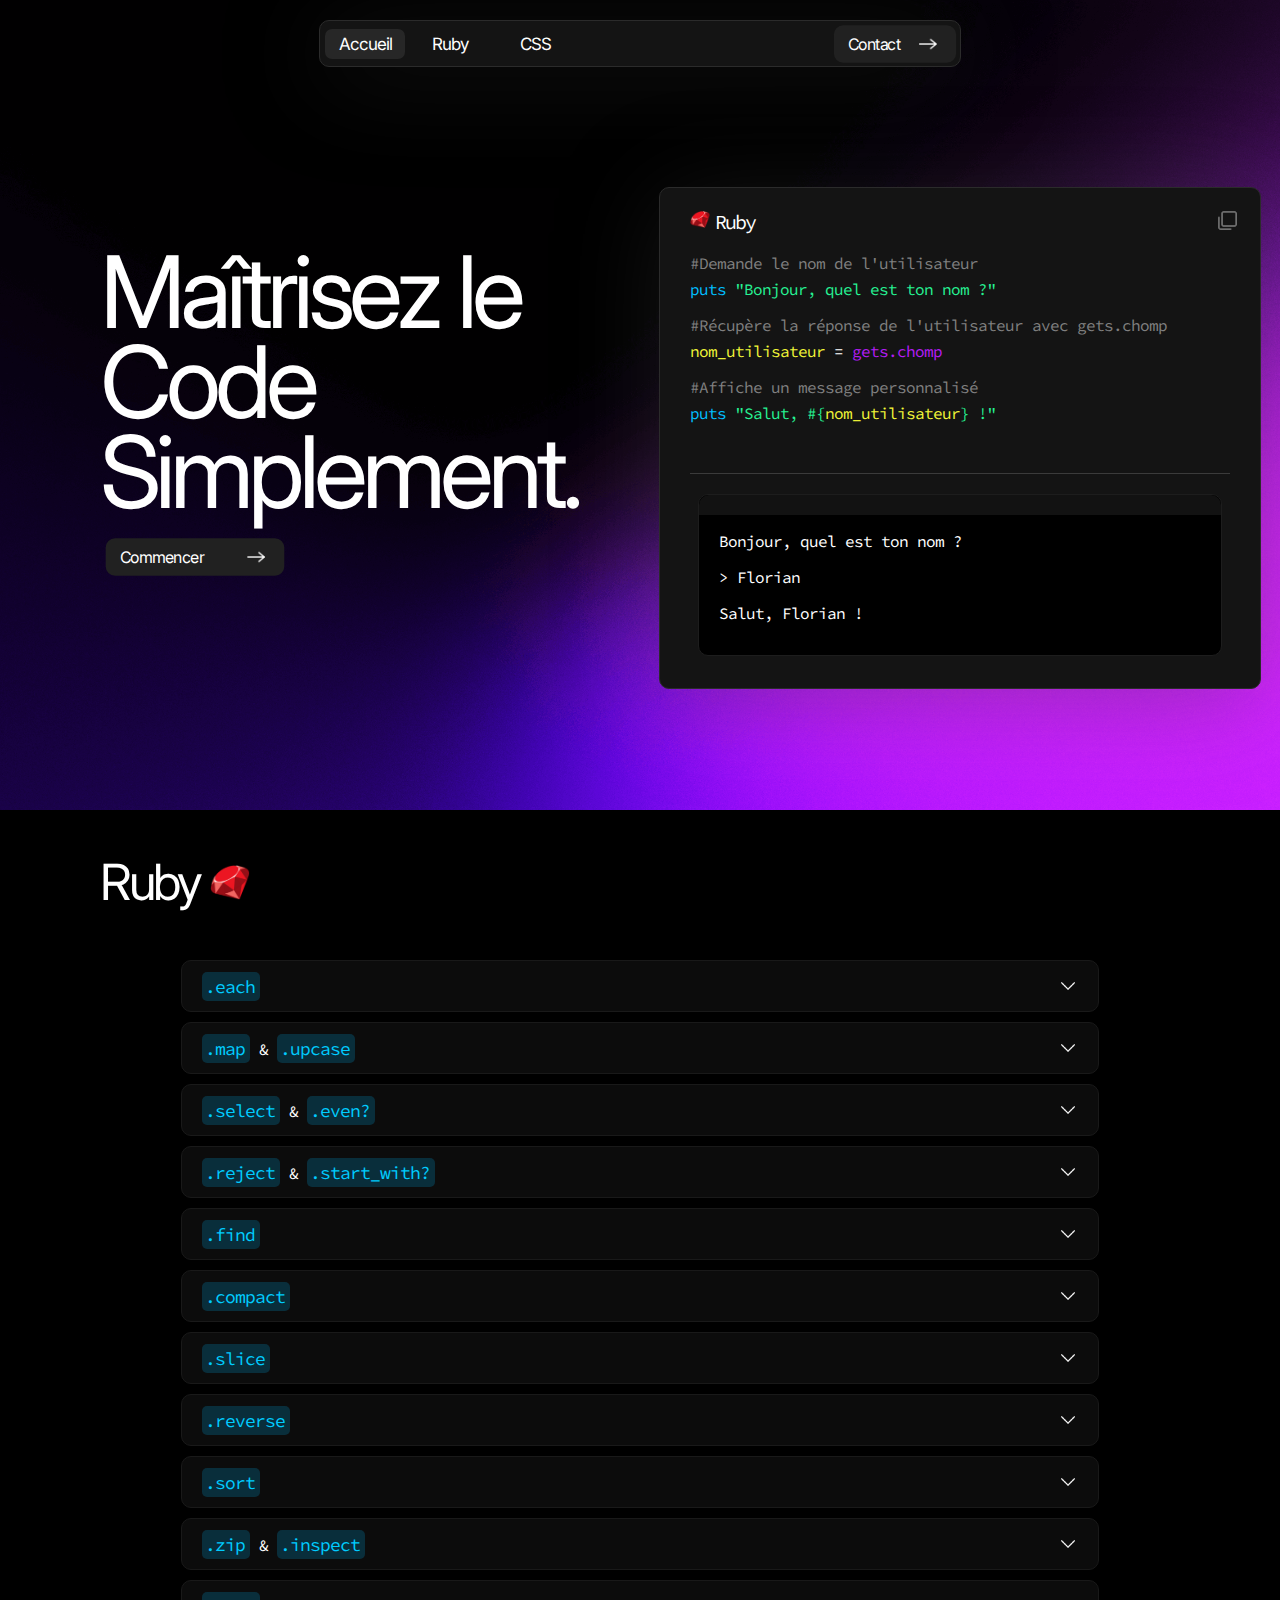
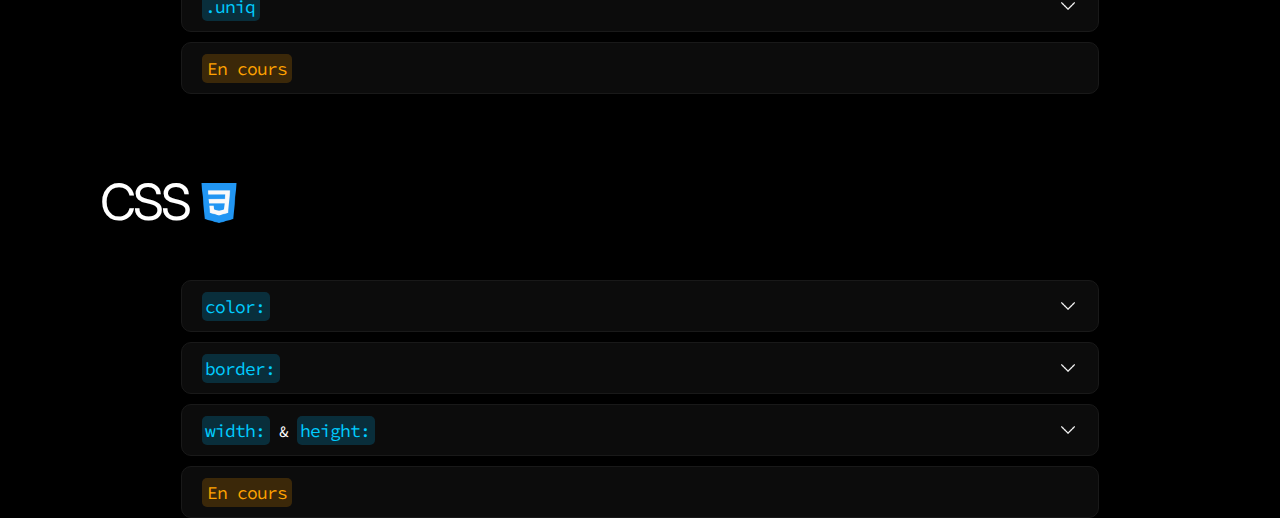
<file: index.html>
<!DOCTYPE html>
<html lang="en">
   <head>
      <meta charset="UTF-8">
      <meta name="viewport" content="width=device-width, initial-scale=1.0">
      <title>CodeSimple</title>
         <link rel="stylesheet" href="styles/styles.css" media="(min-width: 1024px)">
         <link rel="stylesheet" href="styles/stylesmobile.css" media="(max-width: 1023px)">
   </head>
   <body>
      <div class="header">
         <div class="menu">
            <div class="divlien">
               <a href="#" class="lien">Accueil</a>
               <a href="#ruby" class="lien">Ruby</a>
               <a href="#css" class="lien">CSS</a>
            </div>
            <div class="divbtnmenu">
               <button class="contactbtn">
               Contact
               <img class="flechebtn" src="img/fleche.png">
               </button>
            </div>
         </div>
         <div class="container">
            <div class="contentLeft">
               <h1>Maîtrisez le Code</br>Simplement.</h1>
               <div class="btnTitre">
                <a href="#ruby" class="commencerbtn">
                    Commencer
                    <img class="flechebtn" src="img/fleche.png">
                </a>

               </div>
            </div>
            <div class="contentRight">
               <div class="codepresen">
                  <h2>
                     <span><img class="rubylogo" src="img/ruby.png">Ruby</span>
                     <img class="copyaccueil" src="img/copy.png" alt="Copier" onclick="copierTexte()">
                  </h2>
                  <div class="codeaccueil">
                     <div class="codecopier">
                        <p class="commentaire">#Demande le nom de l'utilisateur</p>
                        <p class="lignecode">
                           <span class="motbleu">puts <span class="motvert">"Bonjour, quel est ton nom
                           ?"</span></span>
                        </p>
                        <p class="commentaire">#Récupère la réponse de l'utilisateur avec gets.chomp</p>
                        <p class="lignecode">
                           <span><span class="motjaune">nom_utilisateur</span> = <span class="motviolet">gets.chomp</span></span>
                        </p>
                        <p class="commentaire">#Affiche un message personnalisé</p>
                        <p class="lignecode">
                           <span class="motbleu">puts <span class="motvert">"Salut, #{<span class="motjaune">nom_utilisateur</span>} !"</span></span>
                        </p>
                     </div>
                  </div>
                  <div class="trait"></div>
                  <div class="terminalaccueil">
                     <div class="titreterminal">
                     </div>
                     <div class="marginLeft">
                        <p>Bonjour, quel est ton nom ?</p>
                        <p>> Florian</p>
                        <p>Salut, Florian !</p>
                     </div>
                  </div>
               </div>
            </div>
         </div>
      </div>
      <div class="content" id="ruby">
         <h3>
            <span class="titreruby">Ruby <img class="rubylogotitre" src="img/ruby.png"></span>
         </h3>
         <div class="each">
            <span class="name">.each</span>
            <img class="flechebaseach" src="img/flechebas.png" alt="Flèche bas">
         </div>
         <div class="contenteach">
            <p class="description">La méthode <span class="namedescri">.each</span> est utilisée pour itérer sur chaque
               élément d'un tableau ou d'un hash.
            </p>
            <div class="codedescri">
               <div class="codeexemp">
                  <p class="commentaire">#Un tableau de noms</p>
                  </br>
                  <span class="motvert">noms</span>
                  <span class="motblanc">=</span>
                  <span class="motblanc">["<span class="motviolet">Alice</span>" , "<span class="motviolet">Bob</span>" , "<span class="motviolet">Charlie</span>"]</span>
                  </br>
                  <p class="commentaire">#Parcourt chaque élément d'un tableau et affiche un message personnalisé</p>
                  </br>
                  <span class="motvert">noms<span class="motbleu">.each</span><span class="motjaune"> do </span><span class="motblanc">|<span class="motrouge">text</span>|</span></span>
                  </br>
                  <span class="motblanc">puts <span class="motvert">"Bonjour, #{<span class="motrouge">text</span>}!"</span></span>
                  </br>
                  <span class="motviolet">end</span>
                  <div class="terminalexemp">
                     > Bonjour, Alice!
                     </br>
                     > Bonjour, Bob!
                     </br>
                     > Bonjour, Charlie!
                  </div>
               </div>
            </div>
         </div>
         <div class="map">
            <span><span class="name">.map</span> & <span class="name">.upcase</span></span>
            <img class="flechebasmap" src="img/flechebas.png" alt="Flèche bas">
         </div>
         <div class="contentmap">
            <p class="description">La méthode <span class="namedescri">.map</span> permet de générer un nouveau tableau
               en appliquant une fonction spécifique à chaque élément d'un tableau existant.
            </p>
            <p class="description">La méthode <span class="namedescri">.upcase</span> convertit tous les caractères
               d'une chaîne en majuscules.
            </p>
            <div class="codedescri">
               <div class="codeexemp">
                  <p class="commentaire">#Un tableau de mots</p>
                  </br>
                  <span class="motvert">tableau</span>
                  <span class="motblanc">=</span>
                  <span class="motblanc">["<span class="motviolet">bonjour</span>","<span class="motviolet">ruby</span>","<span class="motviolet">programmation</span>"]</span>
                  </br>
                  <p class="commentaire">#Utilisation de .map pour obtenir les mots en majuscules</p>
                  </br>
                  <span class="motblanc">mots_majuscules<span class="motblanc"> = </span><span class="motvert">tableau</span><span class="motbleu">.map</span><span class="motjaune"> do
                  </span><span class="motblanc">|<span class="motrouge">mot</span>|</span></span>
                  </br>
                  <span class="motrouge">mot<span class="motbleu">.upcase</span></span><span class="commentaire">#.upcase convertit tous les caractères d'une chaîne en majuscules.</span>
                  </br>
                  <span class="motviolet">end</span>
                  </br>
                  </br>
                  <span class="motblanc">puts <span class="motvert">mots_majuscules</span></span>
                  <div class="terminalexemp">
                     > BONJOUR
                     </br>
                     > RUBY
                     </br>
                     > PROGRAMMATION
                  </div>
               </div>
            </div>
         </div>
         <div class="select">
            <span><span class="name">.select</span> & <span class="name">.even?</span></span>
            <img class="flechebasselect" src="img/flechebas.png" alt="Flèche bas">
         </div>
         <div class="contentselect">
            <p class="description">La méthode <span class="namedescri">.select</span> est utilisée pour filtrer les
               éléments d'un tableau ou d'un hash.
            </p>
            <p class="description">La méthode <span class="namedescri">.even?</span> Vérifie si un nombre est pair. Si
               c'est le cas, cet élément est inclus dans le nouveau tableau.
            </p>
            <div class="codedescri">
               <div class="codeexemp">
                  <p class="commentaire">#Un tableau de nombres</p>
                  </br>
                  <span class="motvert">nombres</span>
                  <span class="motblanc">=</span>
                  <span class="motblanc">[<span class="motviolet">1</span>,<span class="motviolet">2</span>,<span class="motviolet">3</span>,<span class="motviolet">4</span>,<span class="motviolet">5</span>,<span class="motviolet">6</span>,<span class="motviolet">7</span>,<span class="motviolet">8</span>,<span class="motviolet">9</span>,<span class="motviolet">10</span>]</span>
                  </br>
                  <p class="commentaire">#Sélectionne les nombres pairs</p>
                  </br>
                  <span class="motblanc">nombres_pairs = </span><span class="motvert">nombres<span class="motbleu">.select</span><span class="motjaune"> do </span><span class="motblanc">|<span class="motrouge">chiffre</span>|</span></span>
                  </br>
                  <span class="motrouge">chiffre<span class="motbleu">.even?</span></span>
                  </br>
                  <span class="motviolet">end</span>
                  </br>
                  </br>
                  <span class="motblanc">puts <span class="motvert">nombres_pairs</span></span>
                  <div class="terminalexemp">
                     > 2
                     </br>
                     > 4
                     </br>
                     > 6
                     </br>
                     > 8
                     </br>
                     > 10
                  </div>
               </div>
            </div>
         </div>
         <div class="reject">
            <span><span class="name">.reject</span> & <span class="name">.start_with?</span></span>
            <img class="flechebasreject" src="img/flechebas.png" alt="Flèche bas">
         </div>
         <div class="contentreject">
            <p class="description">La méthode <span class="namedescri">.reject</span> est utilisée pour filtrer les
               éléments d'un tableau ou d'un hash en excluant ceux qui satisfont une certaine condition.
            </p>
            <p class="description">La méthode <span class="namedescri">.start_with?</span> est utilisée pour vérifier si
               une chaîne commence par un ou plusieurs caractères spécifiques. Elle retourne <span class="namedescri">true</span> si la chaîne commence par ces caractères, et <span class="namedescri">false</span> sinon.
            </p>
            <div class="codedescri">
               <div class="codeexemp">
                  <p class="commentaire">#Un tableau de mots</p>
                  </br>
                  <span><span class="motvert">mots</span> = <span class="motblanc">["<span class="motviolet">pomme</span>","<span class="motviolet">banane</span>","<span class="motviolet">cerise</span>","<span class="motviolet">avocat</span>"]</span>
                  </br>
                  <p class="commentaire">#Exclut les mots qui commencent par la lettre 'a'</p>
                  </br>
                  <span class="motblanc">mots_sans_a = </span><span class="motvert">mots<span class="motbleu">.reject</span><span class="motjaune"> do</span><span class="motblanc">
                  |<span class="motrouge">mot</span>|</span></span>
                  </br>
                  <span class="motrouge">mot<span class="motbleu">.start_with?</span><span class="motblanc">(<span class="motvert">'a'</span>)</span>
                  </br>
                  <span class="motviolet">end</span>
                  </br>
                  </br>
                  <span class="commentaire">#Affichage des mots qui ne commencent pas par 'a'</span>
                  </br>
                  <span class="motblanc">puts <span class="motvert">mots_sans_a</span></span>
                  <div class="terminalexemp">
                     > pomme
                     </br>
                     > banane
                     </br>
                     > cerise
                  </div>
               </div>
            </div>
         </div>
         <div class="find">
            <span class="name">.find</span>
            <img class="flechebasfind" src="img/flechebas.png" alt="Flèche bas">
         </div>
         <div class="contentfind">
            <p class="description">La méthode <span class="namedescri">.find</span> est utilisée pour rechercher et
               retourner le premier élément d'un tableau ou d'un hash qui satisfait une condition spécifiée dans le
               bloc. Si aucun élément ne correspond, elle retourne <span class="namedescri">nil</span>.
            </p>
            <div class="codedescri">
               <div class="codeexemp">
                  <p class="commentaire">#Un tableau de nombres</p>
                  </br>
                  <span><span class="motvert">nombres</span> = [<span class="motviolet">1</span>,<span class="motviolet">2</span>,<span class="motviolet">3</span>,<span class="motviolet">4</span>,<span class="motviolet">5</span>,<span class="motviolet">6</span>]</span>
                  </br>
                  <p class="commentaire">#Utilisation de .find pour trouver le premier nombre pair</p>
                  </br>
                  <span class="motblanc">premier_pair = </span><span class="motvert">nombres<span class="motbleu">.find</span><span class="motjaune"> do</span><span class="motblanc"> |<span class="motrouge">chiffre</span>|</span></span>
                  </br>
                  <span class="motrouge">chiffre<span class="motbleu">.even?</span><span class="motblanc"></span>
                  </br>
                  <span class="motviolet">end</span>
                  </br>
                  </br>
                  <span class="commentaire">#Affichage du premier nombre pair trouvé</span>
                  </br>
                  <span class="motblanc">puts <span class="motvert">premier_pair</span></span>
                  <div class="terminalexemp">
                     > 2
                  </div>
               </div>
            </div>
         </div>
         <div class="compact">
            <span class="name">.compact</span>
            <img class="flechebascompact" src="img/flechebas.png" alt="Flèche bas">
         </div>
         <div class="contentcompact">
            <p class="description">La méthode <span class="namedescri">.compact</span> est utilisée pour supprimer tous
               les éléments <span class="namedescri">nil</span> d'un tableau et retourner un nouveau tableau sans ces
               valeurs. Si le tableau ne contient pas de <span class="namedescri">nil</span>, il reste inchangé.
            </p>
            </p>
            <div class="codedescri">
               <div class="codeexemp">
                  <p class="commentaire">#Un tableau avec des éléments nil</p>
                  </br>
                  <span><span class="motvert">valeurs</span> = [<span class="motviolet">1</span>,<span class="motbleu">nil</span>,<span class="motviolet">3</span>,<span class="motbleu">nil</span>,<span class="motviolet">5</span>,<span class="motbleu">nil</span>]</span>
                  </br>
                  <p class="commentaire">#Utilisation de .compact pour retirer tous les éléments nil</p>
                  </br>
                  <span class="motblanc">valeurs_sans_nil = </span><span class="motvert">valeurs<span class="motbleu">.compact</span></span>
                  </br>
                  </br>
                  <span class="commentaire">#Affichage du tableau sans les nil</span>
                  </br>
                  <span class="motblanc">puts <span class="motvert">valeurs_sans_nil</span></span>
                  <div class="terminalexemp">
                     > 1
                     </br>
                     > 3
                     </br>
                     > 5
                  </div>
               </div>
            </div>
         </div>
         <div class="slice">
            <span class="name">.slice</span>
            <img class="flechebasslice" src="img/flechebas.png" alt="Flèche bas">
         </div>
         <div class="contentslice">
            <p class="description">La méthode <span class="namedescri">.slice</span> est pratique pour extraire une
               partie spécifique d'un tableau ou d'une chaîne sans altérer l'original. Si tu veux extraire un seul
               élément, tu donnes juste l'index ; si tu veux une portion, tu spécifies l'index et la longueur.
            </p>
            </p>
            <div class="codedescri">
               <div class="codeexemp">
                  <p class="commentaire">#Un tableau de nombres</p>
                  </br>
                  <span><span class="motvert">valeurs</span> = [<span class="motviolet">10</span>,<span class="motviolet">20</span>,<span class="motviolet">30</span>,<span class="motviolet">40</span>,<span class="motviolet">50</span>]</span>
                  </br>
                  <p class="commentaire">#Utilisation de .slice pour extraire une portion du tableau à partir de
                     l'index 1 avec une longueur de 3
                  </p>
                  </br>
                  <span class="motblanc">portion_extraite = </span><span class="motvert">valeurs<span class="motbleu">.slice</span><span class="motblanc">(<span class="motviolet">1</span>, <span class="motviolet">3</span>)</span></span>
                  </br>
                  </br>
                  <span class="commentaire">#Affichage de la portion extraite</span>
                  </br>
                  <span class="motblanc">puts <span class="motvert">portion_extraite</span></span>
                  <div class="terminalexemp">
                     > 20
                     </br>
                     > 30
                     </br>
                     > 40
                  </div>
               </div>
            </div>
         </div>
         <div class="reverse">
            <span class="name">.reverse</span>
            <img class="flechebasreverse" src="img/flechebas.png" alt="Flèche bas">
         </div>
         <div class="contentreverse">
            <p class="description">La méthode <span class="namedescri">.reverse</span> est utilisée pour inverser
               l'ordre des éléments d'un tableau ou des caractères d'une chaîne de caractères.
            </p>
            </p>
            <div class="codedescri">
               <div class="codeexemp">
                  <p class="commentaire">#Un tableau de nombres</p>
                  </br>
                  <span><span class="motvert">nombres</span> = [<span class="motviolet">1</span>,<span class="motviolet">2</span>,<span class="motviolet">3</span>,<span class="motviolet">4</span>,<span class="motviolet">5</span>]</span>
                  </br>
                  <p class="commentaire">#Utilisation de .reverse pour inverser l'ordre des éléments</p>
                  </br>
                  <span class="motblanc">nombres_inverses = </span><span class="motvert">nombres<span class="motbleu">.reverse</span></span>
                  </br>
                  </br>
                  <span class="commentaire">#Affichage du tableau inversé</span>
                  </br>
                  <span class="motblanc">puts <span class="motvert">nombres_inverses</span></span>
                  <div class="terminalexemp">
                     > 5
                     </br>
                     > 4
                     </br>
                     > 3
                     </br>
                     > 2
                     </br>
                     > 1
                  </div>
               </div>
            </div>
         </div>
         <div class="sort">
            <span class="name">.sort</span>
            <img class="flechebassort" src="img/flechebas.png" alt="Flèche bas">
         </div>
         <div class="contentsort">
            <p class="description">La méthode <span class="namedescri">.sort</span> est utilisée pour trier les éléments
               d'un tableau dans l'ordre croissant.
            </p>
            </p>
            <div class="codedescri">
               <div class="codeexemp">
                  <p class="commentaire">#Un tableau de nombres</p>
                  </br>
                  <span><span class="motvert">nombres</span> = [<span class="motviolet">5</span>,<span class="motviolet">2</span>,<span class="motviolet">8</span>,<span class="motviolet">1</span>,<span class="motviolet">4</span>]</span>
                  </br>
                  <p class="commentaire">#Utilisation de .sort pour trier les nombres dans l'ordre croissant</p>
                  </br>
                  <span class="motblanc">nombres_tries = </span><span class="motvert">nombres<span class="motbleu">.sort</span></span>
                  </br>
                  </br>
                  <span class="commentaire">#Affichage du tableau trié</span>
                  </br>
                  <span class="motblanc">puts <span class="motvert">nombres_tries</span></span>
                  <div class="terminalexemp">
                     > 1
                     </br>
                     > 2
                     </br>
                     > 4
                     </br>
                     > 5
                     </br>
                     > 8
                  </div>
               </div>
            </div>
         </div>
         <div class="zip">
            <span><span class="name">.zip</span> & <span class="name">.inspect</span></span>
            <img class="flechebaszip" src="img/flechebas.png" alt="Flèche bas">
         </div>
         <div class="contentzip">
            <p class="description">La méthode <span class="namedescri">.zip</span> est utilisée pour combiner les
               éléments de deux ou plusieurs tableaux en un tableau de tableaux. Chaque sous-tableau contient les
               éléments correspondants de chaque tableau d'origine. Si les tableaux n'ont pas la même taille, des <span class="namedescri">nil</span> seront ajoutés pour compléter.
            </p>
            <p class="description">La méthode <span class="namedescri">.inspect</span> retourne une représentation sous
               forme de chaîne d'un objet en Ruby. Elle est souvent utilisée pour afficher de manière lisible les
               structures de données comme les tableaux ou les hachages, sans modifier l'objet d'origine.
            </p>
            <div class="codedescri">
               <div class="codeexemp">
                  <p class="commentaire">#Deux tableaux</p>
                  </br>
                  <span><span class="motvert">noms</span> = ["<span class="motviolet">Alice</span>","<span class="motviolet">Bob</span>","<span class="motviolet">Charlie</span>"]</span>
                  </br>
                  <span><span class="motvert">ages </span> = [<span class="motviolet">25</span>,<span class="motviolet">30</span>,<span class="motviolet">35</span>]</span>
                  </br>
                  <p class="commentaire">#Utilisation de .zip pour combiner les éléments des deux tableaux</p>
                  </br>
                  <span class="motblanc">noms_et_ages = </span><span class="motvert">noms<span class="motbleu">.zip</span><span class="motblanc">(<span class="motvert">ages</span>)</span></span>
                  </br>
                  </br>
                  <span class="commentaire">#Affichage du tableau combiné</span>
                  </br>
                  <span class="motblanc">puts <span class="motvert">noms_et_ages<span class="motbleu">.inspect</span></span></span>
                  <div class="terminalexemp">
                     > [["<span class="motvert">Alice</span>",<span class="motviolet">25</span>], ["<span class="motvert">Bob</span>",<span class="motviolet">30</span>], ["<span class="motvert">Charlie</span>",<span class="motviolet">35</span>]]
                  </div>
               </div>
            </div>
         </div>
         <div class="uniq">
            <span class="name">.uniq</span>
            <img class="flechebasuniq" src="img/flechebas.png" alt="Flèche bas">
         </div>
         <div class="contentuniq">
            <p class="description">La méthode <span class="namedescri">.uniq</span> est utilisée pour supprimer les
               doublons d'un tableau et retourner un nouveau tableau contenant uniquement des éléments uniques. Si le
               tableau ne contient pas de doublons, il reste inchangé.
            </p>
            </p>
            <div class="codedescri">
               <div class="codeexemp">
                  <p class="commentaire">#Un tableau avec des éléments en doubles</p>
                  </br>
                  <span><span class="motvert">nombres</span> = [<span class="motviolet">1</span>,<span class="motviolet">2</span>,<span class="motviolet">2</span>,<span class="motviolet">3</span>,<span class="motviolet">4</span>,<span class="motviolet">4</span>,<span class="motviolet">5</span>,<span class="motviolet">1</span>]</span>
                  </br>
                  <p class="commentaire">#Utilisation de .uniq pour retirer les doublons</p>
                  </br>
                  <span class="motblanc">nombres_uniques = </span><span class="motvert">nombres<span class="motbleu">.uniq</span></span>
                  </br>
                  </br>
                  <span class="commentaire">#Affichage du tableau sans doublons</span>
                  </br>
                  <span class="motblanc">puts <span class="motvert">nombres_uniques</span></span>
                  <div class="terminalexemp">
                     > 1
                     </br>
                     > 2
                     </br>
                     > 3
                     </br>
                     > 4
                     </br>
                     > 5
                  </div>
               </div>
            </div>
         </div>
         <div class="avenir">
            <span class="load">En cours</span>
         </div>
         </br>
         </br>
         <h3 id="css">
            <span class="titreruby">CSS <img class="csslogotitre" src="img/css.png"></span>
         </h3>
         <div class="color">
            <span class="name">color:</span>
            <img class="flechebascolor" src="img/flechebas.png" alt="Flèche bas">
         </div>
         <div class="contentcolor">
            <p class="description">La propriété <span class="namedescri">color:</span> en CSS est utilisée pour définir
               la couleur du texte d'un élément HTML. Elle accepte différentes valeurs, y compris des noms de couleurs,
               des codes hexadécimaux, des valeurs RGB et RGBA, ainsi que des valeurs HSL et HSLA.
            </p>
            </p>
            <div class="codedescri">
               <div class="codeexemp">
                  <p class="commentaire">/* Un titre en HTML*/</p>
                  <pre class="codehtml"> &lt;<span class="motbleu">h1</span>&gt;Bonjour le monde !&lt;<span class="motbleu">/h1</span>&gt;</pre>
                  <p class="commentaire">/* Changer la couleur du texte d'un titre en CSS */</p>
                  </br>
                  <span>h1 {</span>
                  </br>
                  <span class="motvert">color</span> : <span class="motviolet">#ff5733</span>;
                  </br>
                  <span>}</span>
                  </br>
                  <div class="terminalexempcss">
                     <span class="htmlexempcolor">Bonjour le monde !</span>
                  </div>
               </div>
            </div>
         </div>
         <div class="border">
            <span class="name">border:</span>
            <img class="flechebasborder" src="img/flechebas.png" alt="Flèche bas">
         </div>
         <div class="contentborder">
            <p class="description">La propriété <span class="namedescri">border:</span> en CSS est utilisée pour définir
               les bordures des éléments HTML. Elle permet de spécifier la largeur, le style et la couleur de la
               bordure d'un élément.
            </p>
            </p>
            <div class="codedescri">
               <div class="codeexemp">
                  <p class="commentaire">/* Un paragraphe en HTML*/</p>
                  <pre class="codehtml"> &lt;<span class="motbleu">p</span>&gt;Mon super text<span class="motbleu">/p</span>&gt;</pre>
                  <p class="commentaire">/* Appliquer une bordure à un paragraphe */</p>
                  </br>
                  <span>p {</span>
                  </br>
                  <span class="motvert">border</span> : <span class="motviolet">2px</span><span class="motjaune">
                  solid</span><span class="motrouge"> red</span>;
                  </br>
                  <span>}</span>
                  </br>
                  <div class="terminalexempcss">
                     <span class="htmlexempborder">Mon super text</span>
                  </div>
               </div>
            </div>
         </div>
         <div class="width">
            <span><span class="name">width:</span> & <span class="name">height:</span></span>
            <img class="flechebaswidth" src="img/flechebas.png" alt="Flèche bas">
         </div>
         <div class="contentwidth">
            <p class="description">La propriété <span class="namedescri">width:</span> en CSS est utilisée pour définir
               la largeur d'un élément HTML. Elle peut être spécifiée en valeurs absolues (comme des pixels) ou en
               valeurs relatives (comme des pourcentages).
            </p>
            <p class="description">La propriété <span class="namedescri">height:</span> en CSS est utilisée pour définir
               la hauteur d'un élément HTML. Elle peut également être spécifiée en valeurs absolues (comme des pixels)
               ou en valeurs relatives (comme des pourcentages).
            </p>
            </p>
            <div class="codedescri">
               <div class="codeexemp">
                  <p class="commentaire">/* Une div en HTML*/</p>
                  <pre class="codehtml"> &lt;<span class="motbleu">div</span>&gt;Ma super DIV<span class="motbleu">div</span>&gt;</pre>
                  <p class="commentaire">/* Définir la largeur, la hauteur et la couleur d'une Div */</p>
                  </br>
                  <span>div {</span>
                  </br>
                  <span class="motvert">width</span> : <span class="motbleu">3OO</span>px;
                  </br>
                  <span class="motvert">height</span> : <span class="motbleu">3O</span>px;
                  </br>
                  <span class="motvert">background-color</span> : <span class="motbleu">blue</span>;
                  </br>
                  <span>}</span>
                  </br>
                  <div class="terminalexempcss">
                     <div class="htmlexempdiv">Ma super DIV</div>
                  </div>
               </div>
            </div>
         </div>
         <div class="avenir">
            <span class="load">En cours</span>
         </div>
      </div>
      <script src="script.js"></script>
   </body>
</html>
</file>
<file: styles/styles.css>
@import url('https://fonts.googleapis.com/css2?family=Inter:ital,opsz,wght@0,14..32,100..900;1,14..32,100..900&display=swap');
@import url('https://fonts.googleapis.com/css2?family=Source+Code+Pro:ital,wght@0,200..900;1,200..900&display=swap');

body {
    margin: 0;
    background-color: #000000;
    color: #FFFFFF;
}

.header {
    background-image: url('../img/background.png');
    background-size: cover;
    padding-top: 10px;
    height: 800px;
}



.menu {
    width: 50%;
    height: 45px;
    background-color: rgb(20, 20, 20);
    border: 0.5px solid rgb(43, 43, 43);
    border-radius: 10px;
    display: flex;
    align-items: center;
    cursor: pointer;
    margin-left: auto;
    margin-right: auto;
    margin-top: 10px;
    box-shadow: 0px 10px 100px #36363661;

}

.divlien {
    width: 70%;
    height: 40px;
    display: flex;
    align-items: center;
}

.divbtnmenu {
    width: 30%;
    height: 40px;
    display: flex;
    align-items: center;
    justify-content: right;
}

.lien {
    display: flex;
    align-items: center;
    justify-content: center;
    height: 30px;
    width: 80px;
    font-family: "Inter", sans-serif;
    font-optical-sizing: auto;
    font-weight: 400;
    font-style: normal;
    font-size: 17px;
    letter-spacing: -1px;
    font-style: normal;
    color: #ffffff;
    text-decoration: none;
    border-radius: 7px;
    margin-left: 5px;
}

.lien:nth-child(1) {
    background-color: rgb(39, 39, 39);
}

.lien:hover {
    background-color: rgb(39, 39, 39);
}

.lien:active {
    transform: scale(0.97);
}

.contactbtn {
    font-family: "Inter", sans-serif;
    font-optical-sizing: auto;
    font-weight: 400;
    font-style: normal;
    font-size: 17px;
    letter-spacing: -1px;
    font-style: normal;
    color: #FFFFFF;
    background-color: #212121;
    display: flex;
    align-items: center;
    justify-content: space-between;
    padding-left: 15px;
    padding-right: 15px;
    height: 40px;
    width: 130px;
    border-radius: 10px;
    border: none;
    cursor: pointer;
    transform: scale(0.94);
}

.flechebtn {
    width: 30px;
}

.contactbtn:active {
    transform: scale(0.90);
}

.container {
    display: flex;
    max-width: 1400px;
    margin: auto;
}
.contentRight, .contentLeft {
    width: 50%;
    height: 700px;
}



h1 {
    font-family: "Inter", sans-serif;
    font-optical-sizing: auto;
    font-weight: 400;
    font-style: normal;
    font-size: 100px;
    letter-spacing: -6px;
    font-style: normal;
    color: #FFFFFF;
    line-height: 0.9;
    margin-top: 180px;
    align-items: center;
    margin-bottom: 0;
    margin-left: 100px;
    max-width: 500px;
}

.btnTitre {
    width: 500px;
    height: 50px;
    margin-left: 100px;
    display: flex;
    margin-top: 20px;
}


.commencerbtn {
    font-family: "Inter", sans-serif;
    font-optical-sizing: auto;
    font-weight: 400;
    font-style: normal;
    font-size: 17px;
    letter-spacing: -1px;
    font-style: normal;
    color: #FFFFFF;
    background-color: #212121;
    display: flex;
    align-items: center;
    justify-content: space-between;
    padding-left: 15px;
    padding-right: 15px;
    height: 40px;
    width: 160px;
    border-radius: 10px;
    border: none;
    cursor: pointer;
    transform: scale(0.94);
    text-decoration: none;
}

.commencerbtn:active {
    transform: scale(0.90);
}

.codepresen {
    width: 600px;
    height: 500px;
    background-color: rgb(20, 20, 20);
    border: 0.5px solid rgb(43, 43, 43);
    border-radius: 10px;
    cursor: pointer;
    margin-left: auto;
    margin-right: auto;
    margin-top: 120px;
    box-shadow: 0px 10px 100px #36363661;
}


h2 {
    font-family: "Source Code Pro", monospace;
    font-optical-sizing: auto;
    font-weight: 400;
    font-style: normal;
    font-size: 20px;
    letter-spacing: -2px;
    font-style: normal;
    color: #FFFFFF;
    line-height: 0.9;
    align-items: center;
    margin-bottom: 0;
    display: flex;
    align-items: center;
    margin-left: 30px;
    margin-top: 20px;
    justify-content: space-between;
}

.copyaccueil{
    width: 25px;
    margin-right: 20px;
}

.copyaccueil:active {
    transform: scale(0.95);
}

.rubylogo {
    width: 20px;
    margin-right: 5px;
}

.codeaccueil {
    height: 200px;
    width: 90%;
    margin-left: auto;
    margin-right: auto;
    margin-top: 20px;
    margin-bottom: 20px;
}

.commentaire {
    font-family: "Source Code Pro", monospace;
    font-optical-sizing: auto;
    font-weight: 400;
    font-style: normal;
    letter-spacing: -1px;
    color: grey;
    margin-bottom: -10px;
}

.lignecode {
    display: flex;
    font-family: "Source Code Pro", monospace;
    font-optical-sizing: auto;
    font-weight: 400;
    font-style: normal;
    letter-spacing: -1px;
}

.trait {
    height: 1px;
    width: 90%;
    background-color: rgb(59, 59, 59);
    margin-left: auto;
    margin-right: auto;
}

.motbleu {
    color: #00BFFF;
}

.motvert {
    color: rgb(38, 242, 147);
}

.motviolet {
    color: rgb(181, 28, 246);
}

.motblanc {
    color: #FFFFFF;
}

.motjaune {
    color: #f1f738;
}

.motrouge {
    color: #f91b35;
}


.terminalaccueil {
    background-color: rgb(0, 0, 0);
    height: 160px;
    width: 87%;
    margin-top: 20px;
    margin-left: auto;
    margin-right: auto;
    border: 1px solid rgb(29, 29, 29);
    border-radius: 10px;
    font-family: "Source Code Pro", monospace;
    font-optical-sizing: auto;
    font-weight: 400;
    font-style: normal;
    letter-spacing: -1px;
    color: #FFFFFF;
}

.marginLeft {
    margin-left: 20px;
}

.titreterminal {
    width: 100%;
    background-color: rgb(18, 18, 18);
    height: 20px;
    border-top-right-radius: 10px;
    border-top-left-radius: 10px;
}

.content {
    height: 900px;
    max-width: 1400px;
    margin-left: auto;
    margin-right: auto;
}

h3 {
    font-family: "Inter", sans-serif;
    font-optical-sizing: auto;
    font-weight: 400;
    font-style: normal;
    font-size: 50px;
    letter-spacing: -3px;
    font-style: normal;
    color: #FFFFFF;
    line-height: 0.9;
    margin-bottom: -10px;
    margin-left: 100px;
    display: flex;
    flex-direction: column;
    max-width: 600px;
    justify-content: space-between;
    height: 100px;
}

.titreruby {
    display: flex;
    align-items: center;
}

.rubylogotitre, .csslogotitre {
    width: 40px;
    margin-left: 10px;
}

.each, .map, .select, .reject, .reduce, .find , .compact, .slice, .uniq, .reverse, .sort, .zip, .avenir, .color, .border, .width {
    background-color: #0c0c0c;
    width: 70%;
    height: 50px;
    margin-top: 10px;
    margin-left: auto;
    margin-right: auto;
    border-radius: 10px;
    border: 1px solid rgb(25, 25, 25);
    cursor: pointer;
    font-family: "Source Code Pro", monospace;
    font-optical-sizing: auto;
    font-weight: 400;
    font-style: normal;
    letter-spacing: -1px;
    display: flex;
    align-items: center;
    justify-content: space-between;
    padding-left: 20px;
}

.each:active, .map:active {
    transform: scale(0.99);
}

.name {
    color: #00ccff;
    font-size: 18px;
    background-color: #00bfff32;
    padding: 3px;
    padding-right: 5px;
    border-radius: 5px;
}

.namedescri {
    color: #00ccff;
    font-size: 18px;
    background-color: #00bfff32;
    padding: 3px;
    padding-right: 5px;
    border-radius: 5px;
}

.namecode {
    color: #00ccff;
    font-size: 18px;
    padding: 3px;
    padding-left: 0px;
    padding-right: 5px;
    border-radius: 5px;
}

.flechebaseach, .flechebasmap, .flechebasselect, .flechebasreject, .flechebasfind, .flechebascompact, .flechebasslice, .flechebasuniq, .flechebasreverse, .flechebassort, .flechebaszip, .flechebascolor, .flechebasborder, .flechebaswidth {
    width: 20px;
    margin-right: 20px;
    transition: transform 0.3s ease;
}

.rotated {
    transform: rotate(180deg); /* Applique une rotation de 180 degrés */
}

.contenteach, .contentmap, .contentselect, .contentreject, .contentreduce, .contentfind, .contentcompact, .contentslice, .contentuniq, .contentreverse, .contentsort, .contentzip, .contentcolor, .contentborder, .contentwidth {
    display: none;
    background-color: #0c0c0c;
    width: 70%;
    height: auto;
    margin-top: 10px;
    margin-left: auto;
    margin-right: auto;
    border-radius: 10px;
    border: 1px solid rgb(25, 25, 25);
    cursor: pointer;
    font-family: "Source Code Pro", monospace;
    font-optical-sizing: auto;
    font-weight: 400;
    font-style: normal;
    letter-spacing: -1px;
    align-items: center;
    justify-content: space-between;
    padding-bottom: 20px;
}

.description {
    color: #FFFFFF;
    max-width: 700px;
    margin-left: 30px;
    font-size: 18px;
    letter-spacing: -1px;
}

.codedescri {
    width: 90%;
    height: auto;
    background-color: rgb(20, 20, 20);
    border: 0.5px solid rgb(43, 43, 43);
    border-radius: 10px;
    cursor: pointer;
    margin-left: auto;
    margin-right: auto;
}

.codeexemp {
    height: auto;
    width: 90%;
    margin-left: auto;
    margin-right: auto;
    margin-top: 20px;
    margin-bottom: 20px;
    padding-bottom: 10px;
}

.terminalexemp {
    background-color: rgb(0, 0, 0);
    height: auto;
    width: 100%;
    margin-left: auto;
    margin-right: auto;
    border: 1px solid rgb(29, 29, 29);
    border-radius: 10px;
    font-family: "Source Code Pro", monospace;
    font-optical-sizing: auto;
    font-weight: 400;
    font-style: normal;
    letter-spacing: -1px;
    color: #FFFFFF;
    margin-top: 20px;
    padding-top: 10px;
    padding-left: 10px;
    padding-bottom: 10px;
}

.terminalexempcss {
    background-color: rgb(0, 0, 0);
    height: auto;
    width: 100%;
    margin-left: auto;
    margin-right: auto;
    border: 1px solid rgb(29, 29, 29);
    border-radius: 10px;
    font-family: "Source Code Pro", monospace;
    font-optical-sizing: auto;
    font-weight: 400;
    font-style: normal;
    letter-spacing: -1px;
    color: #FFFFFF;
    margin-top: 20px;
    padding-top: 20px;
    padding-left: 10px;
    padding-bottom: 20px;
}

.load {
    color: #ffa200;
    font-size: 18px;
    background-color: #ff9d0032;
    padding: 3px;
    padding-right: 5px;
    padding-left: 5px;
    border-radius: 5px;
}

.codehtml {
    font-size: 15px;
}

.htmlexempcolor {
    color: #ff5733;
}

.htmlexempborder {
    border: 2px solid red;
}

.htmlexempdiv {
    width: 300px;
    height: 30px;
    background-color: blue;
}
</file>
<file: styles/stylesmobile.css>
@import url('https://fonts.googleapis.com/css2?family=Inter:ital,opsz,wght@0,14..32,100..900;1,14..32,100..900&display=swap');
@import url('https://fonts.googleapis.com/css2?family=Source+Code+Pro:ital,wght@0,200..900;1,200..900&display=swap');

body {
    margin: 0;
    background-color: #000000;
    color: #FFFFFF;
}



.header {
    background-image: url('../img/background.png');
    background-size: cover;
    padding-top: 10px;
    height: 1000px;
}



.menu {
    width: 90%;
    height: 45px;
    background-color: rgb(20, 20, 20);
    border: 0.5px solid rgb(43, 43, 43);
    border-radius: 10px;
    display: flex;
    align-items: center;
    cursor: pointer;
    margin-left: auto;
    margin-right: auto;
    margin-top: 10px;
    box-shadow: 0px 10px 100px #36363661;

}

.divlien {
    width: 70%;
    height: 40px;
    display: flex;
    align-items: center;
}

.divbtnmenu {
    width: 30%;
    height: 40px;
    display: flex;
    align-items: center;
    justify-content: right;
}

.lien {
    display: flex;
    align-items: center;
    justify-content: center;
    height: 30px;
    width: 80px;
    font-family: "Inter", sans-serif;
    font-optical-sizing: auto;
    font-weight: 400;
    font-style: normal;
    font-size: 17px;
    letter-spacing: -1px;
    font-style: normal;
    color: #ffffff;
    text-decoration: none;
    border-radius: 7px;
    margin-left: 5px;
}

.lien:nth-child(1) {
    background-color: rgb(39, 39, 39);
}

.lien:hover {
    background-color: rgb(39, 39, 39);
}

.lien:active {
    transform: scale(0.97);
}

.contactbtn {
    font-family: "Inter", sans-serif;
    font-optical-sizing: auto;
    font-weight: 400;
    font-style: normal;
    font-size: 17px;
    letter-spacing: -1px;
    font-style: normal;
    color: #FFFFFF;
    background-color: #212121;
    display: flex;
    align-items: center;
    justify-content: space-between;
    padding-left: 15px;
    padding-right: 15px;
    height: 40px;
    width: 130px;
    border-radius: 10px;
    border: none;
    cursor: pointer;
    transform: scale(0.94);
}

.flechebtn {
    width: 30px;
}

.contactbtn:active {
    transform: scale(0.90);
}

.container {
    display: flex;
    max-width: 1400px;
    margin: auto;
    flex-direction: column;
}
.contentRight, .contentLeft {
    width: 100%;
}



h1 {
    font-family: "Inter", sans-serif;
    font-optical-sizing: auto;
    font-weight: 400;
    font-style: normal;
    font-size: 70px;
    letter-spacing: -4px;
    font-style: normal;
    color: #FFFFFF;
    line-height: 0.9;
    align-items: center;
    margin-bottom: 0;
    margin-left: 30px;
    margin-top: 100px;
}

.btnTitre {
    height: 50px;
    margin-left: 30px;
    display: flex;
    margin-top: 20px;
}


.commencerbtn {
    font-family: "Inter", sans-serif;
    font-optical-sizing: auto;
    font-weight: 400;
    font-style: normal;
    font-size: 17px;
    letter-spacing: -1px;
    font-style: normal;
    color: #FFFFFF;
    background-color: #212121;
    display: flex;
    align-items: center;
    justify-content: space-between;
    padding-left: 15px;
    padding-right: 15px;
    height: 40px;
    width: 160px;
    border-radius: 10px;
    border: none;
    cursor: pointer;
    transform: scale(0.94);
    text-decoration: none;
}

.commencerbtn:active {
    transform: scale(0.90);
}

.codepresen {
    width: 95%;
    height: 500px;
    background-color: rgb(20, 20, 20);
    border: 0.5px solid rgb(43, 43, 43);
    border-radius: 10px;
    cursor: pointer;
    margin-left: auto;
    margin-right: auto;
    margin-top: 40px;
    box-shadow: 0px 10px 100px #36363661;
}


h2 {
    font-family: "Source Code Pro", monospace;
    font-optical-sizing: auto;
    font-weight: 400;
    font-style: normal;
    font-size: 20px;
    letter-spacing: -2px;
    font-style: normal;
    color: #FFFFFF;
    line-height: 0.9;
    align-items: center;
    margin-bottom: 0;
    display: flex;
    align-items: center;
    margin-left: 30px;
    margin-top: 20px;

    justify-content: space-between;
}

.copyaccueil{
    width: 25px;
    margin-right: 20px;
}

.copyaccueil:active {
    transform: scale(0.95);
}

.rubylogo {
    width: 20px;
    margin-right: 5px;
}

.codeaccueil {
    height: 200px;
    width: 90%;
    margin-left: auto;
    margin-right: auto;
    margin-top: 20px;
    margin-bottom: 20px;
}

.commentaire {
    font-family: "Source Code Pro", monospace;
    font-optical-sizing: auto;
    font-weight: 400;
    font-style: normal;
    letter-spacing: -1px;
    color: grey;
    margin-bottom: -10px;
}

.lignecode {
    display: flex;
    font-family: "Source Code Pro", monospace;
    font-optical-sizing: auto;
    font-weight: 400;
    font-style: normal;
    letter-spacing: -1px;
}

.trait {
    height: 1px;
    width: 90%;
    background-color: rgb(59, 59, 59);
    margin-left: auto;
    margin-right: auto;
}

.motbleu {
    color: #00BFFF;
    margin-right: 5px;
}

.motvert {
    margin-left: 5px;
    margin-right: 5px;
    color: rgb(38, 242, 147);
}

.motviolet {
    margin-left: 5px;
    margin-right: 5px;
    color: rgb(181, 28, 246);
}

.motblanc {
    margin-left: 5px;
    margin-right: 5px;
    color: #FFFFFF;
}

.motjaune {
    margin-left: 5px;
    margin-right: 5px;
    color: #f1f738;
}

.motrouge {
    margin-left: 5px;
    margin-right: 5px;
    color: #f91b35;
}


.terminalaccueil {
    background-color: rgb(0, 0, 0);
    height: 160px;
    width: 87%;
    margin-top: 20px;
    margin-left: auto;
    margin-right: auto;
    border: 1px solid rgb(29, 29, 29);
    border-radius: 10px;
    font-family: "Source Code Pro", monospace;
    font-optical-sizing: auto;
    font-weight: 400;
    font-style: normal;
    letter-spacing: -1px;
    color: #FFFFFF;
}

.marginLeft {
    margin-left: 20px;
}

.titreterminal {
    width: 100%;
    background-color: rgb(18, 18, 18);
    height: 20px;
    border-top-right-radius: 10px;
    border-top-left-radius: 10px;
}

.content {
    height: 900px;
}

h3 {
    font-family: "Inter", sans-serif;
    font-optical-sizing: auto;
    font-weight: 400;
    font-style: normal;
    font-size: 50px;
    letter-spacing: -3px;
    font-style: normal;
    color: #FFFFFF;
    line-height: 0.9;
    margin-bottom: 0;
    margin-left: 30px;
    display: flex;
    flex-direction: column;
    max-width: 600px;
    justify-content: space-between;
    height: 100px;
}

.titreruby {
    display: flex;
    align-items: center;
}

.rubylogotitre, .csslogotitre {
    width: 40px;
    margin-left: 10px;
}

.each, .map, .select, .reject, .reduce, .find , .compact, .slice, .uniq, .reverse, .sort, .zip, .avenir, .color, .border, .width {
    background-color: #0c0c0c;
    width: 90%;
    height: 50px;
    margin-top: 10px;
    margin-left: auto;
    margin-right: auto;
    border-radius: 10px;
    border: 1px solid rgb(25, 25, 25);
    cursor: pointer;
    font-family: "Source Code Pro", monospace;
    font-optical-sizing: auto;
    font-weight: 400;
    font-style: normal;
    letter-spacing: -1px;
    display: flex;
    align-items: center;
    justify-content: space-between;
    padding-left: 20px;
}

.each:active, .map:active {
    transform: scale(0.99);
}

.name {
    color: #00ccff;
    font-size: 18px;
    background-color: #00bfff32;
    padding: 3px;
    padding-right: 5px;
    border-radius: 5px;
}

.namedescri {
    color: #00ccff;
    font-size: 18px;
    background-color: #00bfff32;
    padding: 3px;
    padding-right: 5px;
    border-radius: 5px;
}

.namecode {
    color: #00ccff;
    font-size: 18px;
    padding: 3px;
    padding-left: 0px;
    padding-right: 5px;
    border-radius: 5px;
}

.flechebaseach, .flechebasmap, .flechebasselect, .flechebasreject, .flechebasfind, .flechebascompact, .flechebasslice, .flechebasuniq, .flechebasreverse, .flechebassort, .flechebaszip, .flechebascolor, .flechebasborder, .flechebaswidth {
    width: 20px;
    margin-right: 20px;
    transition: transform 0.3s ease;
}

.rotated {
    transform: rotate(180deg); /* Applique une rotation de 180 degrés */
}

.contenteach, .contentmap, .contentselect, .contentreject, .contentreduce, .contentfind, .contentcompact, .contentslice, .contentuniq, .contentreverse, .contentsort, .contentzip, .contentcolor, .contentborder, .contentwidth {
    display: none;
    background-color: #0c0c0c;
    width: 95%;
    height: auto;
    margin-top: 10px;
    margin-left: auto;
    margin-right: auto;
    border-radius: 10px;
    border: 1px solid rgb(25, 25, 25);
    cursor: pointer;
    font-family: "Source Code Pro", monospace;
    font-optical-sizing: auto;
    font-weight: 400;
    font-style: normal;
    letter-spacing: -1px;
    align-items: center;
    justify-content: space-between;
    padding-bottom: 20px;
}

.description {
    color: #FFFFFF;
    max-width: 700px;
    margin-left: 30px;
    margin-right: 10px;
    font-size: 18px;
    letter-spacing: -1px;
}

.codedescri {
    width: 90%;
    height: auto;
    background-color: rgb(20, 20, 20);
    border: 0.5px solid rgb(43, 43, 43);
    border-radius: 10px;
    cursor: pointer;
    margin-left: auto;
    margin-right: auto;
}

.codeexemp {
    height: auto;
    width: 90%;
    margin-left: auto;
    margin-right: auto;
    margin-top: 20px;
    margin-bottom: 20px;
    padding-bottom: 10px;
}

.terminalexemp {
    background-color: rgb(0, 0, 0);
    height: auto;
    width: 100%;
    margin-left: auto;
    margin-right: auto;
    border: 1px solid rgb(29, 29, 29);
    border-radius: 10px;
    font-family: "Source Code Pro", monospace;
    font-optical-sizing: auto;
    font-weight: 400;
    font-style: normal;
    letter-spacing: -1px;
    color: #FFFFFF;
    margin-top: 20px;
    padding-top: 10px;
    padding-left: 10px;
    padding-bottom: 10px;
}


.terminalexempcss {
    background-color: rgb(0, 0, 0);
    height: auto;
    width: 100%;
    margin-left: auto;
    margin-right: auto;
    border: 1px solid rgb(29, 29, 29);
    border-radius: 10px;
    font-family: "Source Code Pro", monospace;
    font-optical-sizing: auto;
    font-weight: 400;
    font-style: normal;
    letter-spacing: -1px;
    color: #FFFFFF;
    margin-top: 20px;
    padding-top: 20px;
    padding-left: 10px;
    padding-bottom: 20px;
}


.load {
    color: #ffa200;
    font-size: 18px;
    background-color: #ff9d0032;
    padding: 3px;
    padding-right: 5px;
    padding-left: 5px;
    border-radius: 5px;
}

.codehtml {
    font-size: 15px;
}

.htmlexempcolor {
    color: #ff5733;
}

.htmlexempborder {
    border: 2px solid red;
}

.htmlexempdiv {
    width: 300px;
    height: 30px;
    background-color: blue;
}
</file>
